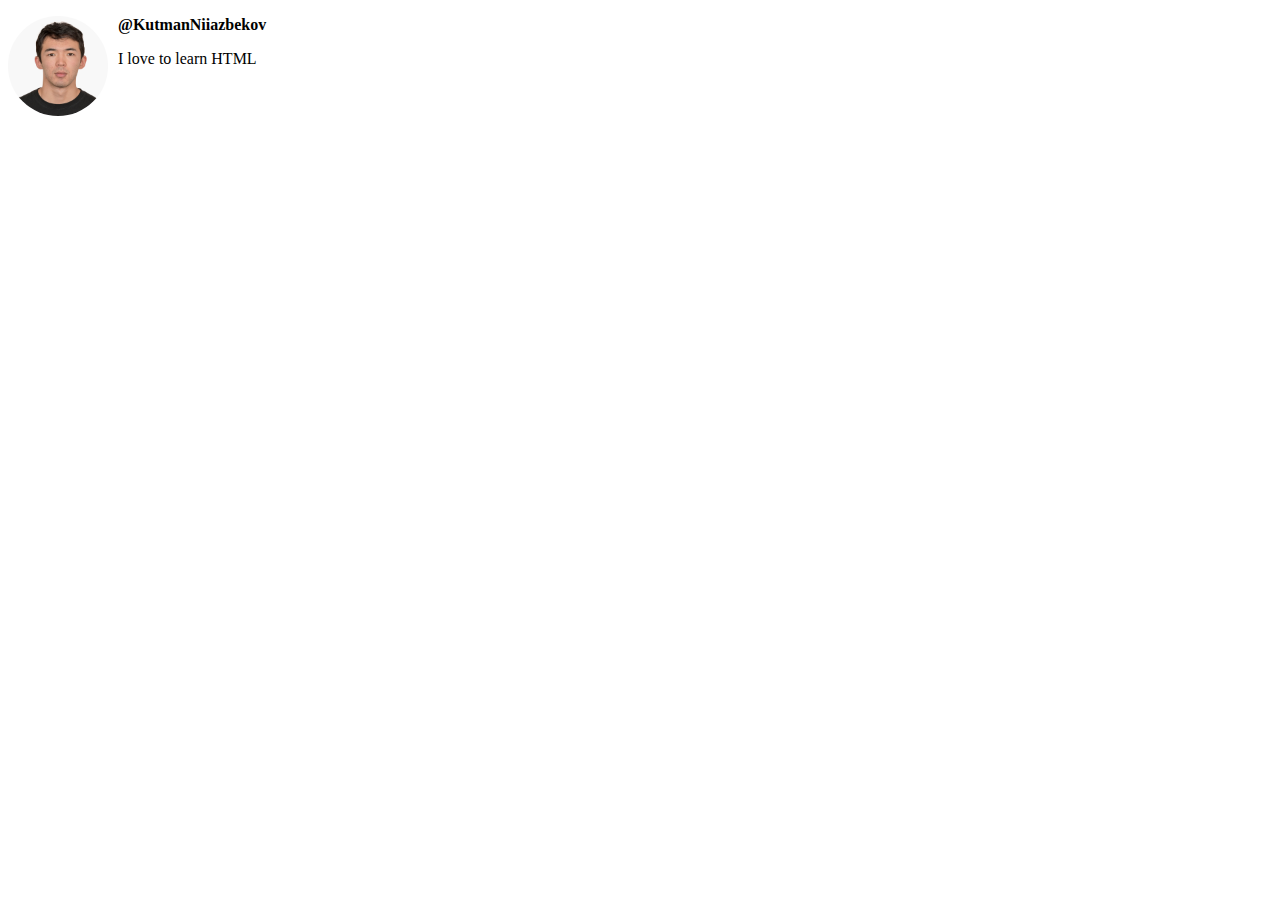
<file: HTML/intro-to-html/First Day of HTML/index.html>
<!DOCTYPE html>
<html lang="en">
  <head>
    <title>My first web page</title>
    <style>
      img {
        width: 100px;
        border-radius: 50px;
        float: left;
        margin-right: 10px;
      }

      p.username {
        font-weight: bold;
      }
    </style>
  </head>
  <body>
    <img src="images/kutman.jpg" alt=" an image of Kutman" />
    <p class="username">@KutmanNiiazbekov</p>
    <p>I love to learn HTML</p>
  </body>
</html>
</file>
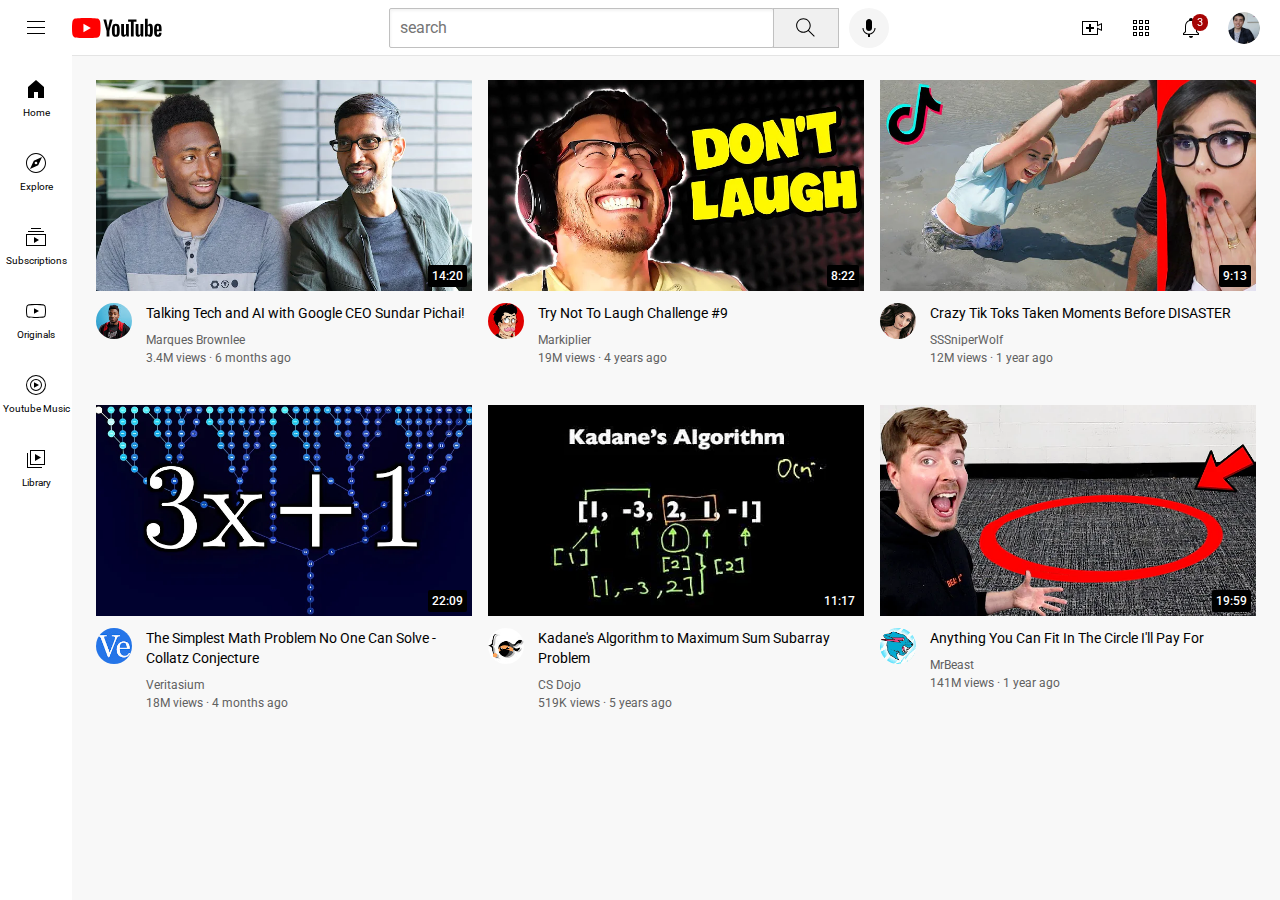
<file: HTML/youtube.html>
<!DOCTYPE html>
<html>
  <head>
    <title>Youtube.com Clone</title>

    <link rel="preconnect" href="https://fonts.googleapis.com" />
    <link rel="preconnect" href="https://fonts.gstatic.com" crossorigin />
    <link
      href="https://fonts.googleapis.com/css2?family=Roboto:wght@400;500;700&display=swap"
      rel="stylesheet"
    />

    <link rel="stylesheet" href="styles/general.css" />
    <link rel="stylesheet" href="styles/video.css" />
    <link rel="stylesheet" href="styles/header.css" />
    <link rel="stylesheet" href="styles/sidebar.css" />
  </head>

  <body>
    <div class="header">
      <div class="left-section">
        <img class="hamburger-icon" src="icons/hamburger-menu.svg" />
        <img class="Youtube-icon" src="icons/youtube-logo.svg" />
      </div>

      <div class="middle-section">
        <input class="search-bar" type="text" placeholder="search" />
        <button class="search-button">
          <img class="search-icon" src="icons/search.svg" />
          <div class="tooltip">Search</div>
        </button>
        <button class="voice-search-button">
          <img class="voice-search-icon" src="icons/voice-search-icon.svg" />
          <div class="tooltip">Search with your voice</div>
        </button>
      </div>

      <div class="right-section">
        <div class="upload-icon-container">
          <img class="upload-icon" src="icons/upload.svg" />
          <div class="tooltip">Create</div>
        </div>

        <div class="youtube-apps-icon-container">
          <img class="youtube-apps-icon" src="icons/youtube-apps.svg" />
          <div class="tooltip">Youtube Apps</div>
        </div>

        <div class="notifications-icon-container">
          <img class="notifications-icon" src="icons/notifications.svg" />
          <div class="notifications-count">3</div>
          <div class="tooltip">Notifications</div>
        </div>
        <img class="my-channel-icon" src="channel-pictures/my-channel.jpeg" />
      </div>
    </div>

    <div class="sidebar">
      <div class="sidebar-link">
        <img src="icons/home.svg" />
        <div>Home</div>
      </div>
      <div class="sidebar-link">
        <img src="icons/explore.svg" />
        <div>Explore</div>
      </div>
      <div class="sidebar-link">
        <img src="icons/subscriptions.svg" />
        <div>Subscriptions</div>
      </div>
      <div class="sidebar-link">
        <img src="icons/originals.svg" />
        <div>Originals</div>
      </div>
      <div class="sidebar-link">
        <img src="icons/youtube-music.svg" />
        <div>Youtube Music</div>
      </div>
      <div class="sidebar-link">
        <img src="icons/library.svg" />
        <div>Library</div>
      </div>
    </div>

    <div class="video-grid">
      <div class="video-preview">
        <div class="thumbnail-row">
          <img class="thumbnail" src="thumbnails/thumbnail-1.webp" />
          <div class="video-time">14:20</div>
        </div>

        <div class="video-info-grid">
          <div class="channel-picture">
            <img
              class="profile-picture"
              src="channel-pictures/channel-1.jpeg"
            />
          </div>

          <div class="video-info">
            <p class="video-title">
              Talking Tech and AI with Google CEO Sundar Pichai!
            </p>

            <p class="video-author">Marques Brownlee</p>

            <p class="video-stats">3.4M views &#183; 6 months ago</p>
          </div>
        </div>
      </div>

      <div class="video-preview">
        <div class="thumbnail-row">
          <img class="thumbnail" src="thumbnails/thumbnail-2.webp" />
          <div class="video-time">8:22</div>
        </div>

        <div class="video-info-grid">
          <div class="channel-picture">
            <img
              class="profile-picture"
              src="channel-pictures/channel-2.jpeg"
            />
          </div>

          <div class="video-info">
            <p class="video-title">Try Not To Laugh Challenge #9</p>

            <p class="video-author">Markiplier</p>

            <p class="video-stats">19M views &#183; 4 years ago</p>
          </div>
        </div>
      </div>

      <div class="video-preview">
        <div class="thumbnail-row">
          <img class="thumbnail" src="thumbnails/thumbnail-3.webp" />
          <div class="video-time">9:13</div>
        </div>

        <div class="video-info-grid">
          <div class="channel-picture">
            <img
              class="profile-picture"
              src="channel-pictures/channel-3.jpeg"
            />
          </div>

          <div class="video-info">
            <p class="video-title">
              Crazy Tik Toks Taken Moments Before DISASTER
            </p>

            <p class="video-author">SSSniperWolf</p>

            <p class="video-stats">12M views &#183; 1 year ago</p>
          </div>
        </div>
      </div>

      <div class="video-preview">
        <div class="thumbnail-row">
          <img class="thumbnail" src="thumbnails/thumbnail-4.webp" />
          <div class="video-time">22:09</div>
        </div>

        <div class="video-info-grid">
          <div class="channel-picture">
            <img
              class="profile-picture"
              src="channel-pictures/channel-4.jpeg"
            />
          </div>

          <div class="video-info">
            <p class="video-title">
              The Simplest Math Problem No One Can Solve - Collatz Conjecture
            </p>
            <p class="video-author">Veritasium</p>

            <p class="video-stats">18M views &#183; 4 months ago</p>
          </div>
        </div>
      </div>

      <div class="video-preview">
        <div class="thumbnail-row">
          <img class="thumbnail" src="thumbnails/thumbnail-5.webp" />
          <div class="video-time">11:17</div>
        </div>

        <div class="video-info-grid">
          <div class="channel-picture">
            <img
              class="profile-picture"
              src="channel-pictures/channel-5.jpeg"
            />
          </div>

          <div class="video-info">
            <p class="video-title">
              Kadane's Algorithm to Maximum Sum Subarray Problem
            </p>

            <p class="video-author">CS Dojo</p>

            <p class="video-stats">519K views &#183; 5 years ago</p>
          </div>
        </div>
      </div>

      <div class="video-preview">
        <div class="thumbnail-row">
          <img class="thumbnail" src="thumbnails/thumbnail-6.webp" />
          <div class="video-time">19:59</div>
        </div>

        <div class="video-info-grid">
          <div class="channel-picture">
            <img
              class="profile-picture"
              src="channel-pictures/channel-6.jpeg"
            />
          </div>

          <div class="video-info">
            <p class="video-title">
              Anything You Can Fit In The Circle I'll Pay For
            </p>

            <p class="video-author">MrBeast</p>

            <p class="video-stats">141M views &#183; 1 year ago</p>
          </div>
        </div>
      </div>
    </div>
  </body>
</html>
</file>
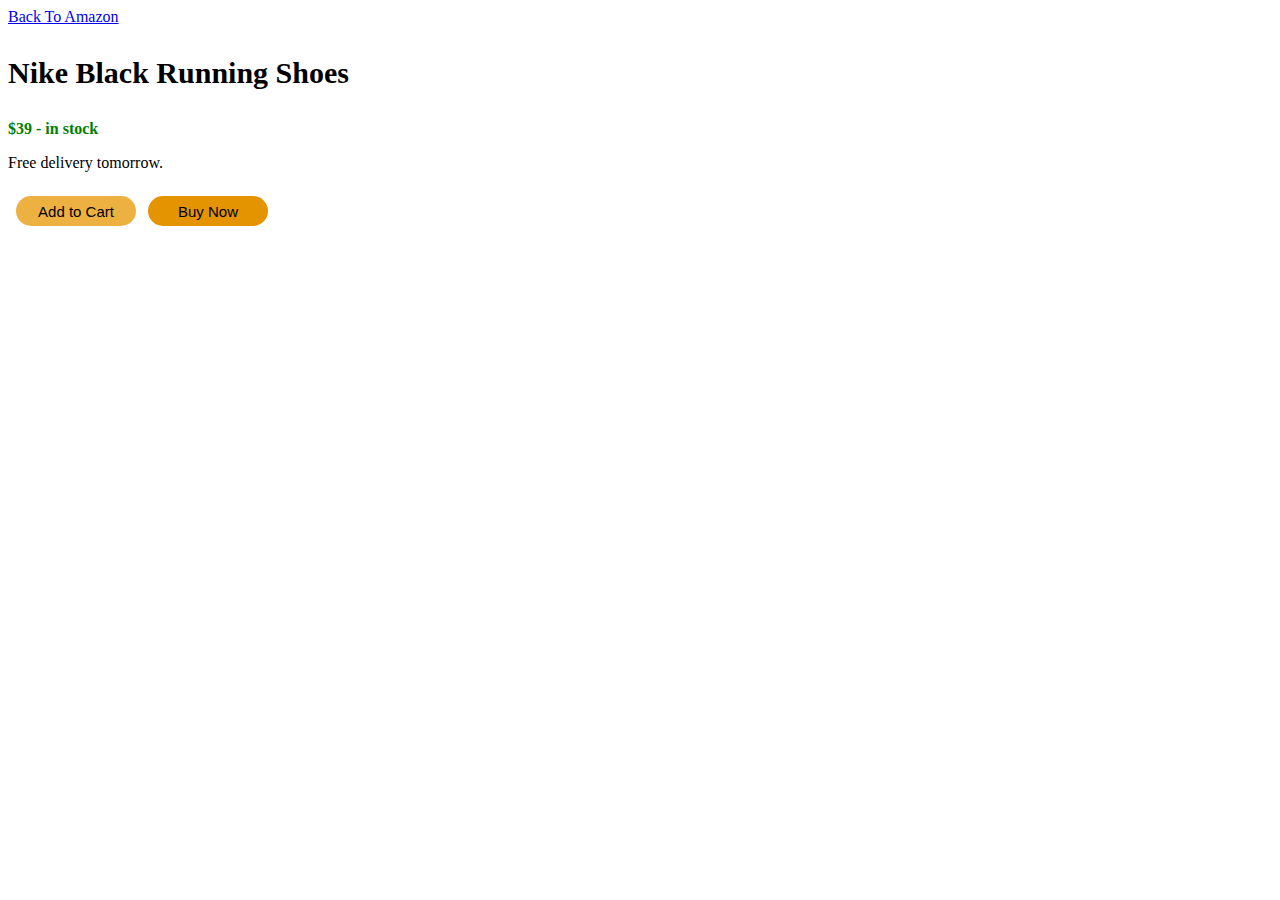
<file: HTML/intro-to-html/Exercises/exercise.html>
<!DOCTYPE html>
<html>
  <head>
    <meta charset="UTF-8" />
    <meta naame="viewport" content="width=device-width, initial-scale=1.0" />
    <meta name="keywords" content="HTML, CSS" />

    <style>
      p.title {
        font-size: 30px;
        font-weight: bold;
      }

      p.price {
        color: green;
        font-weight: bold;
      }

      .add-to-cart {
        background-color: rgb(237, 177, 65);
        color: black;
        border: none;
        border-radius: 20px;
        font-size: 15px;
        height: 30px;
        width: 120px;
        margin: 8px;
      }

      .add-to-cart:hover {
        opacity: 0.8;
      }

      .add-to-cart:active {
        opacity: 0.4;
      }

      .buy-now {
        background-color: rgb(227, 148, 0);
        color: black;
        border: none;
        border-radius: 20px;
        font-size: 15px;
        height: 30px;
        width: 120px;
      }

      .buy-now:hover {
        opacity: 0.8;
      }

      .buy-now:active {
        opacity: 0.4;
      }
    </style>
  </head>

  <body>
    <a href="https://www.amazon.com/">Back To Amazon</a>

    <p class="title">Nike Black Running Shoes</p>

    <p class="price">$39 - in stock</p>

    <p class="free-delivery">Free delivery tomorrow.</p>

    <button class="add-to-cart">Add to Cart</button>

    <button class="buy-now">Buy Now</button>
  </body>
</html>
</file>
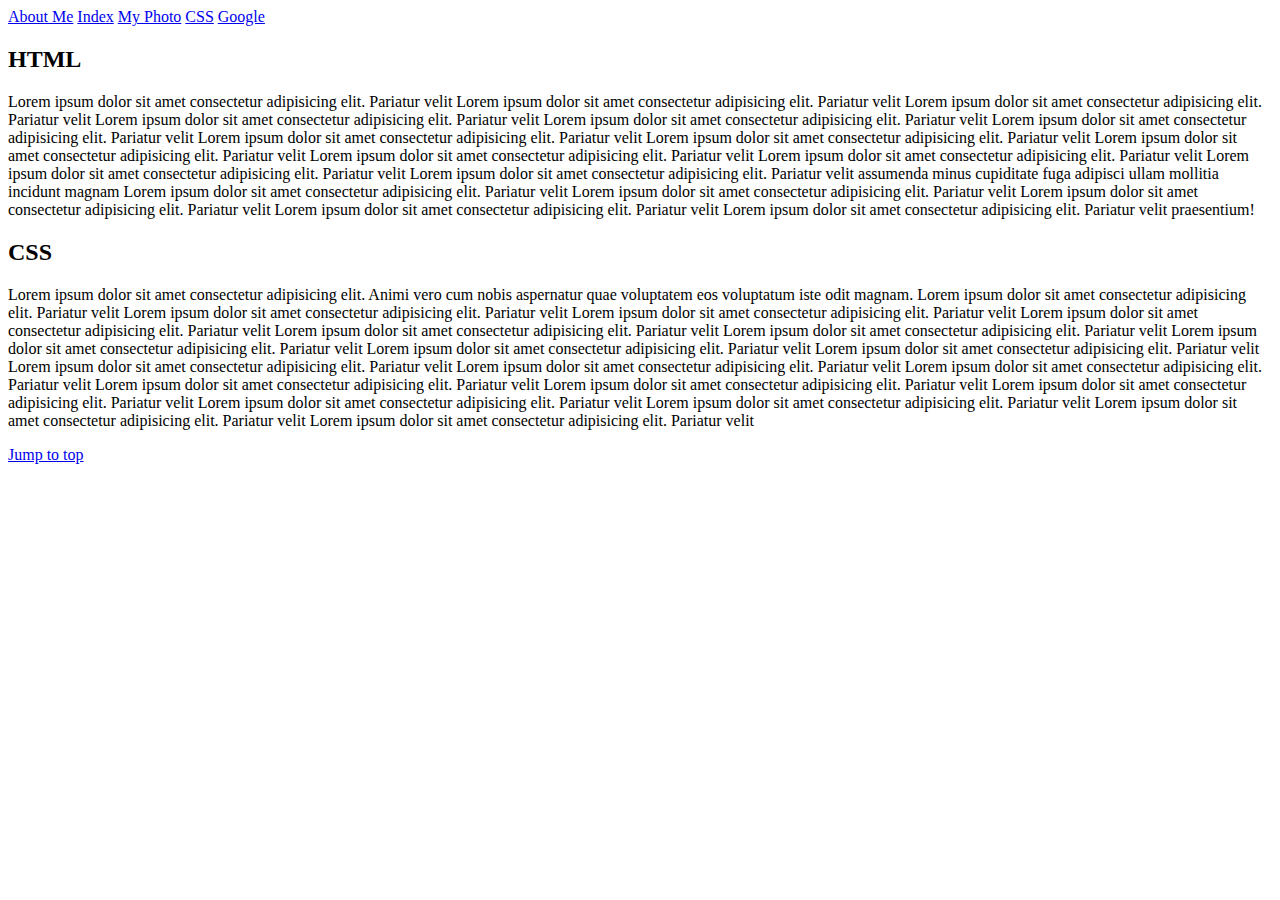
<file: HTML/intro-to-html/First Day of HTML/about.html>
<!DOCTYPE html>
<html>
  <head>
    <meta charset="UTF-8" />
    <meta naame="viewport" content="width=device-width, initial-scale=1.0" />
    <meta name="keywords" content="HTML, CSS" />
  </head>

  <body>
    <!-- link to another page -->
    <!-- image to link version (img src="images/kutman.jpg") to the place of /a at the end-->
    <a href="/aboutme.html">About Me</a>
    <a href="/index.html"> Index</a>
    <a href="/images/kutman.jpg">My Photo</a>
    <a href="#section-css">CSS</a>
    <a href="https://google.com" target="_blank">Google</a>

    <h2>HTML</h2>
    <p>
      Lorem ipsum dolor sit amet consectetur adipisicing elit. Pariatur velit
      Lorem ipsum dolor sit amet consectetur adipisicing elit. Pariatur velit
      Lorem ipsum dolor sit amet consectetur adipisicing elit. Pariatur velit
      Lorem ipsum dolor sit amet consectetur adipisicing elit. Pariatur velit
      Lorem ipsum dolor sit amet consectetur adipisicing elit. Pariatur velit
      Lorem ipsum dolor sit amet consectetur adipisicing elit. Pariatur velit
      Lorem ipsum dolor sit amet consectetur adipisicing elit. Pariatur velit
      Lorem ipsum dolor sit amet consectetur adipisicing elit. Pariatur velit
      Lorem ipsum dolor sit amet consectetur adipisicing elit. Pariatur velit
      Lorem ipsum dolor sit amet consectetur adipisicing elit. Pariatur velit
      Lorem ipsum dolor sit amet consectetur adipisicing elit. Pariatur velit
      Lorem ipsum dolor sit amet consectetur adipisicing elit. Pariatur velit
      Lorem ipsum dolor sit amet consectetur adipisicing elit. Pariatur velit
      assumenda minus cupiditate fuga adipisci ullam mollitia incidunt magnam
      Lorem ipsum dolor sit amet consectetur adipisicing elit. Pariatur velit
      Lorem ipsum dolor sit amet consectetur adipisicing elit. Pariatur velit
      Lorem ipsum dolor sit amet consectetur adipisicing elit. Pariatur velit
      Lorem ipsum dolor sit amet consectetur adipisicing elit. Pariatur velit
      Lorem ipsum dolor sit amet consectetur adipisicing elit. Pariatur velit
      praesentium!
    </p>

    <h2 id="section-css">CSS</h2>
    <p>
      Lorem ipsum dolor sit amet consectetur adipisicing elit. Animi vero cum
      nobis aspernatur quae voluptatem eos voluptatum iste odit magnam. Lorem
      ipsum dolor sit amet consectetur adipisicing elit. Pariatur velit Lorem
      ipsum dolor sit amet consectetur adipisicing elit. Pariatur velit Lorem
      ipsum dolor sit amet consectetur adipisicing elit. Pariatur velit Lorem
      ipsum dolor sit amet consectetur adipisicing elit. Pariatur velit Lorem
      ipsum dolor sit amet consectetur adipisicing elit. Pariatur velit Lorem
      ipsum dolor sit amet consectetur adipisicing elit. Pariatur velit Lorem
      ipsum dolor sit amet consectetur adipisicing elit. Pariatur velit Lorem
      ipsum dolor sit amet consectetur adipisicing elit. Pariatur velit Lorem
      ipsum dolor sit amet consectetur adipisicing elit. Pariatur velit Lorem
      ipsum dolor sit amet consectetur adipisicing elit. Pariatur velit Lorem
      ipsum dolor sit amet consectetur adipisicing elit. Pariatur velit Lorem
      ipsum dolor sit amet consectetur adipisicing elit. Pariatur velit Lorem
      ipsum dolor sit amet consectetur adipisicing elit. Pariatur velit Lorem
      ipsum dolor sit amet consectetur adipisicing elit. Pariatur velit Lorem
      ipsum dolor sit amet consectetur adipisicing elit. Pariatur velit Lorem
      ipsum dolor sit amet consectetur adipisicing elit. Pariatur velit Lorem
      ipsum dolor sit amet consectetur adipisicing elit. Pariatur velit Lorem
      ipsum dolor sit amet consectetur adipisicing elit. Pariatur velit Lorem
      ipsum dolor sit amet consectetur adipisicing elit. Pariatur velit
    </p>

    <a href="#">Jump to top</a>
  </body>
</html>
</file>
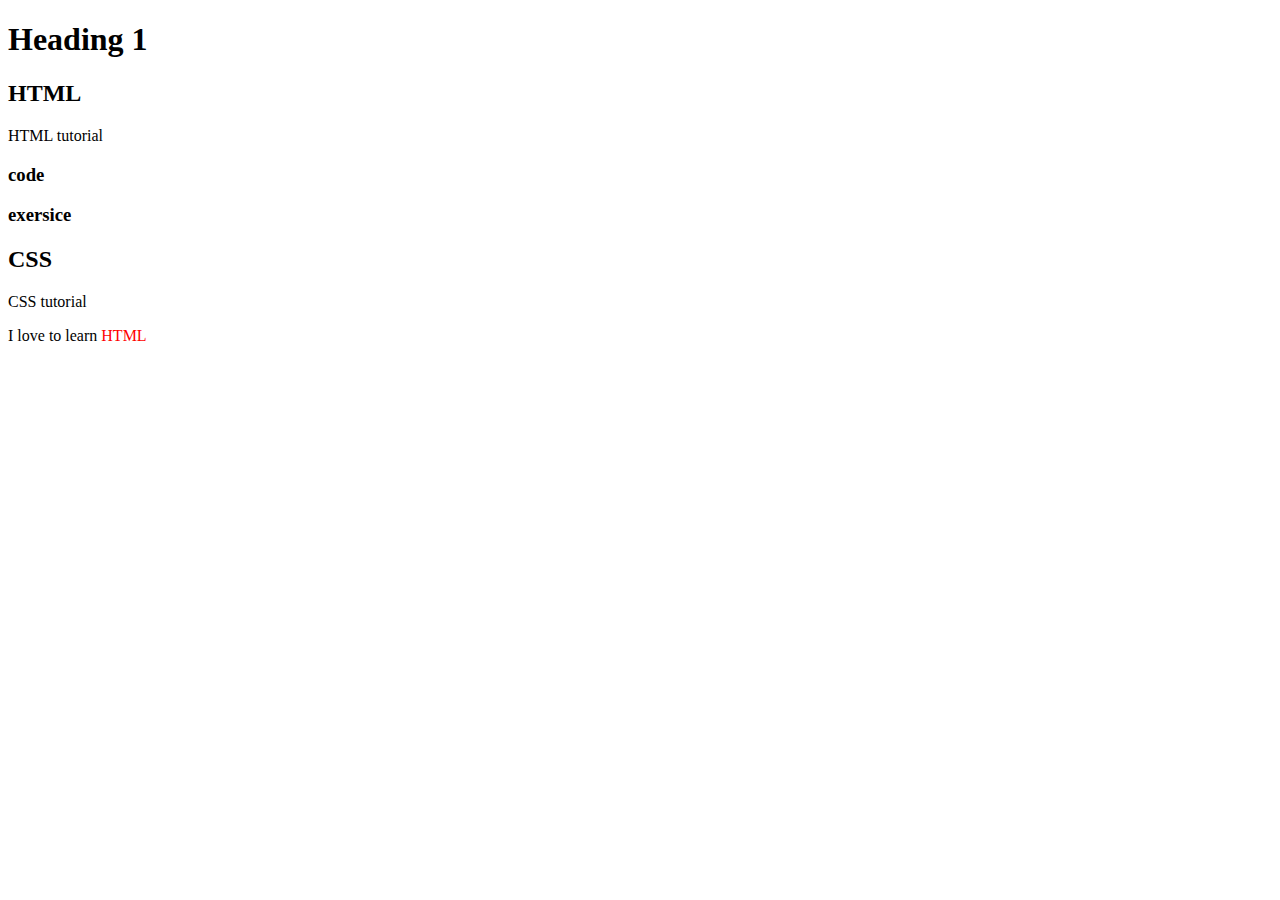
<file: HTML/intro-to-html/First Day of HTML/index2.html>
<!DOCTYPE html>
<html lang="en">
  <head>
    <meta charset="UTF-8" />
    <meta naame="viewport" content="width=device-width, initial-scale=1.0" />
    <meta name="keywords" content="HTML, CSS" />

    <title>Document</title>
    <style>
      em {
        color: red;
        font-style: normal;
      }
    </style>
  </head>
  <body>
    <h1>Heading 1</h1>
    <h2>HTML</h2>
    <p>HTML tutorial</p>
    <h3>code</h3>
    <h3>exersice</h3>
    <h2>CSS</h2>
    <p>CSS tutorial</p>

    <p>I love to learn <em>HTML</em></p>
  </body>
</html>
</file>
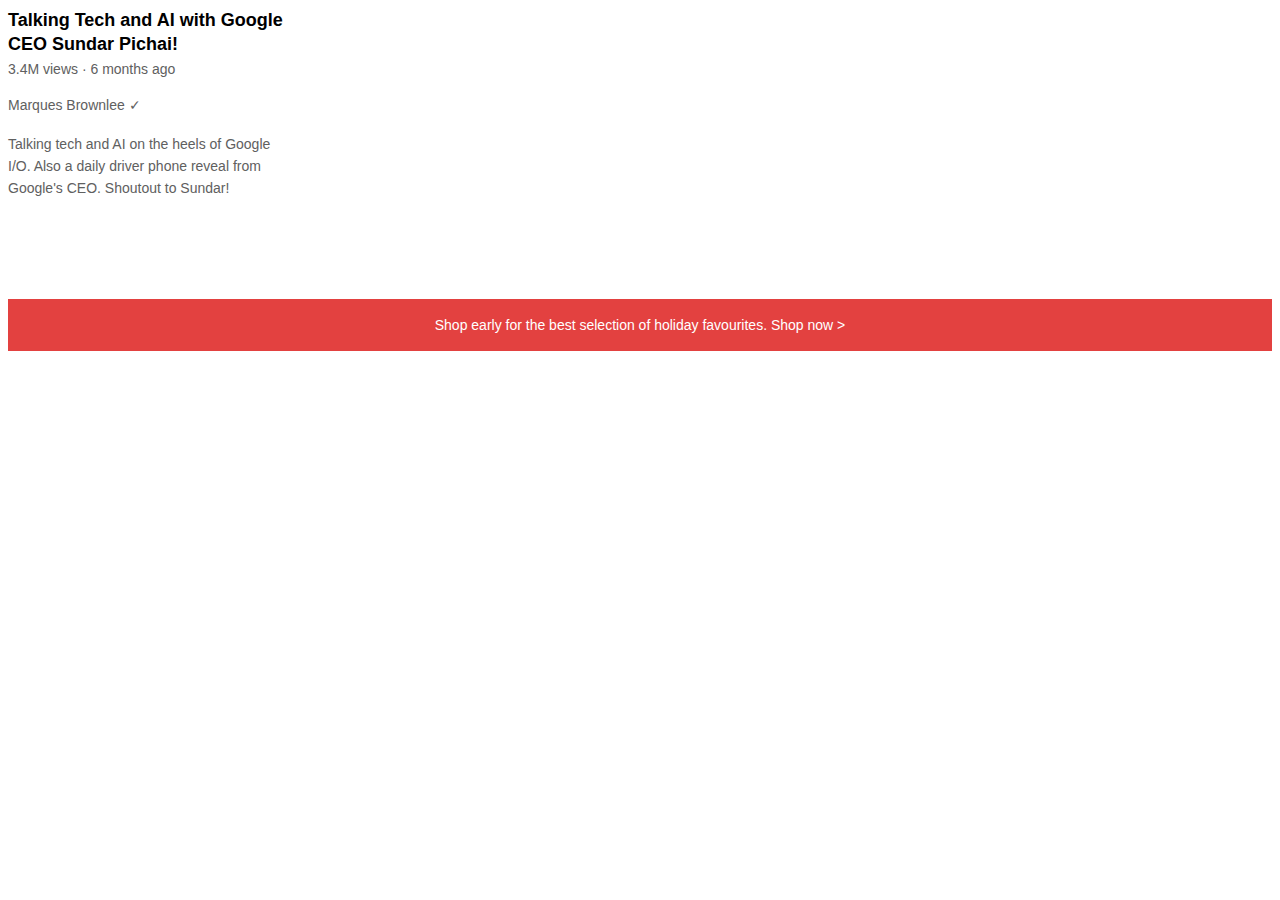
<file: HTML/intro-to-html/text /text.html>
<!DOCTYPE html>
<html>
  <head>
    <meta charset="UTF-8" />
    <meta naame="viewport" content="width=device-width, initial-scale=1.0" />
    <meta name="keywords" content="HTML, CSS" />

    <title>Text Practice</title>

    <link rel="preconnect" href="https://fonts.googleapis.com" />
    <link rel="preconnect" href="https://fonts.gstatic.com" crossorigin />
    <link
      href="https://fonts.googleapis.com/css2?family=Roboto:ital,wght@0,700;1,700&display=swap"
      rel="stylesheet"
    />

    <link rel="stylesheet" href="text.css" />

    <style></style>
  </head>

  <body>
    <p class="video-title">
      Talking Tech and AI with Google CEO Sundar Pichai!
    </p>

    <p class="video-stats">3.4M views &#183; 6 months ago</p>

    <p class="video-author">Marques Brownlee &#10003;</p>

    <p class="video-description">
      Talking tech and AI on the heels of Google I/O. Also a daily driver phone
      reveal from Google's CEO. Shoutout to Sundar!
    </p>

    <p class="apple-text">
      Shop early for the best selection of holiday favourites.
      <span class="shop-link"> Shop now &#62; </span>
    </p>
  </body>
</html>
</file>
<file: HTML/styles/general.css>
p {
    font-family: Roboto, Arial;
    margin-top: 0px;
    margin-bottom: 0px;
}

body {
    margin: 0px;
    padding-top: 80px;
    padding-left: 96px;
    padding-right: 24px;
    background-color: rgb(248, 248, 248);
}
</file>
<file: HTML/styles/video.css>
.thumbnail {
    width: 100%;
  }

  .video-grid {
    display: grid;
    grid-template-columns: 1fr 1fr 1fr;
    column-gap: 16px;
    row-gap: 40px;
  }

  .video-title {
    margin-top: 0;
    font-size: 14px;
    font-weight: 500px;
    line-height: 20px;
    margin-bottom: 10px;
  }

  .video-author,
  .video-stats {
    font-size: 12px;
    color: rgb(96, 96, 96);
  }

  .video-author {
    margin-bottom: 4px;
  }

  .video-info-grid {
    display: grid;
    grid-template-columns: 50px 1fr;
  }

  .profile-picture {
    width: 36px;
    border-radius: 50px;
  }

  .thumbnail-row {
    margin-bottom: 8px;
    position: relative;
  }

  .video-time {
    font-family: Roboto, Arial;
    font-size: 12px;
    font-weight: 500;
    position: absolute;
    background-color: black;
    color: white;
    right: 5px;
    bottom: 8px;
    padding-left: 4px;
    padding-right: 4px;
    padding-top: 4px;
    padding-bottom: 4px;
    border-radius: 2px;
  }
</file>
<file: HTML/styles/header.css>
.header {
    height: 55px;
    display: flex;
    flex-direction: row;
    justify-content: space-between;

    position: fixed;
    top: 0;
    left: 0;
    right: 0;
    z-index: 100;

    background-color: white;
    border-bottom-width: 1px;
    border-bottom-style: solid;
    border-bottom-color: rgb(228, 228, 228);
}

.left-section {
    display: flex;
    align-items: center;
}

.hamburger-icon {
    height: 24px;
    margin-right: 24px;
    margin-left: 24px;
}

.Youtube-icon {
    height: 20px;
}

.middle-section {
    flex: 1;
    margin-left: 70px;
    margin-right: 35px;
    max-width: 500px;
    display: flex;
    align-items: center;
}

.search-bar {
    flex: 1;
    height: 36px;
    padding-left: 10px;
    font-size: 16px;
    border-width: 1px;
    border-style: solid;
    border-color: rgb(192, 192, 192);
    border-radius: 2px;
    box-shadow: inset 1px 2px 3px rgba(0, 0, 0, 0.05);
    width: 0px;
}

.search-bar::placeholder {
    font-family: Roboto, Arial;
    font-size: 16px;
}

.search-button {
    height: 40px;
    width: 66px;
    margin-left: -1px;
    background-color: rgb(240, 240, 240);
    border-width: 1px;
    border-style: solid;
    border-color: rgb(192, 192, 192);
    margin-left: -1px;
    margin-right: 10px;
}

.search-icon {
    height: 25px;
}

.search-button,
.voice-search-button,
.upload-icon-container,
.youtube-apps-icon-container,
.notifications-icon-container {
    position: relative;
    display: flex;
    justify-content: center;
    align-items: center;
}

.search-button .tooltip, 
.voice-search-button .tooltip,
.upload-icon-container .tooltip,
.youtube-apps-icon-container .tooltip,
.notifications-icon-container .tooltip {
    font-family: Roboto, Arial;
    font-size: 12px;
    position: absolute;
    background-color: gray;
    color: white;
    bottom: -30px;
    padding-top: 4px;
    padding-bottom: 4px;
    padding-left: 8px;
    padding-right: 8px;
    border-radius: 2px;
    opacity: 0;
    transition: opacity 0.15s;
    pointer-events: none;
    white-space: nowrap;
}

.search-button:hover .tooltip, 
.voice-search-button:hover .tooltip,
.upload-icon-container:hover .tooltip,
.youtube-apps-icon-container:hover .tooltip,
.notifications-icon-container:hover .tooltip {
    opacity: 1;
}



.voice-search-button {
    height: 40px;
    width: 40px;
    border-radius: 20px;
    border: none;
    background-color: rgb(245, 245, 245);
}

.voice-search-icon {
    height: 24px;
}

.right-section {
    width: 180px;
    display: flex;
    align-items: center;
    justify-content: space-between;
    margin-right: 20px;
    flex-shrink: 0;
}

.upload-icon {
    height: 24px;
}

.youtube-apps-icon {
    height: 24px;
}

.notifications-icon {
    height: 24px;
}

.notifications-icon-container {
    position: relative;
}

.notifications-count {
    position: absolute;
    top: -2px;
    right: -5px;
    color: white;
    background-color: rgb(166, 4, 4);
    font-family: Roboto, Arial;
    font-size: 11px;
    padding-left: 5px;
    padding-right: 5px;
    padding-top: 2px;
    padding-bottom: 2px;
    border-radius: 10px;
}

.my-channel-icon {
    height: 32px;
    border-radius: 16px;
}
</file>
<file: HTML/styles/sidebar.css>
.sidebar {
    position: fixed;
    left: 0;
    top: 55px;
    bottom: 0;
    width: 72px;  
    background-color: white;
    z-index: 101;
    padding-top: 5px;
}

.sidebar-link {
    height: 74px;
    display: flex;
    justify-content: center;
    align-items: center;
    flex-direction: column;
    cursor: pointer;
}

.sidebar-link img {
    height: 24px;
    margin-bottom: 6px;
}

.sidebar-link div {
    font-family: Roboto, Arial;
    font-size: 10px;
}
</file>
<file: HTML/intro-to-html/text /text.css>
p {
    font-family: Arial;
    margin-top: 0;
    margin-bottom: 0;
  }

  p.video-title {
    font-size: 18px;
    font-weight: bold;
    width: 280px;
    line-height: 24px;
    margin-bottom: 5px;
  }

  p.video-stats {
    color: rgb(96, 96, 96);
    font-size: 14px;
    margin-bottom: 20px;
  }

  p.video-author {
    color: rgb(96, 96, 96);
    font-size: 14px;
    margin-bottom: 20px;
  }

  p.video-description {
    color: rgb(96, 96, 96);
    font-size: 14px;
    width: 280px;
    margin-bottom: 100px;
    line-height: 22px;
  }

  p.apple-text {
    background-color: rgb(227, 65, 64);
    color: white;
    font-size: 14px;
    padding-bottom: 18px;
    padding-top: 18px;
    text-align: center;
  }

  .shop-link {
    cursor: pointer;
  }
  .shop-link:hover {
    text-decoration: underline;
  }
</file>
